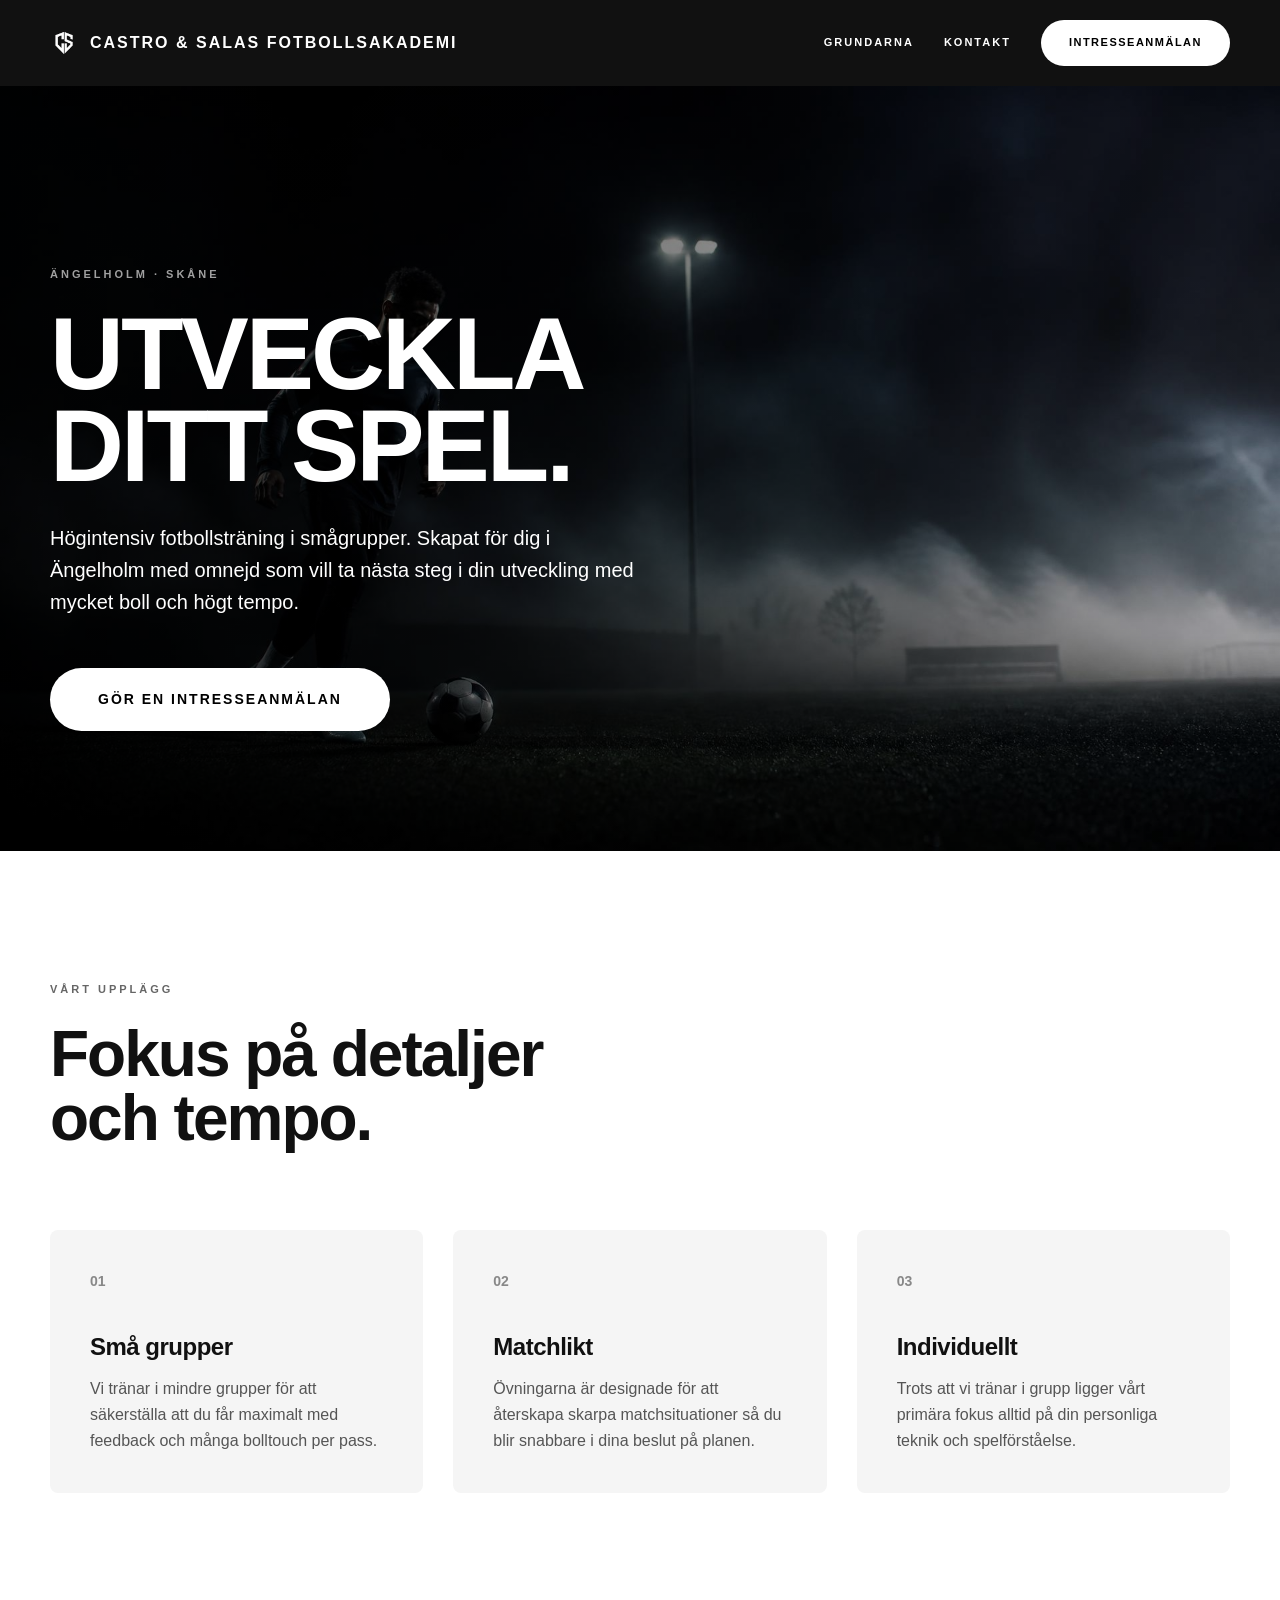
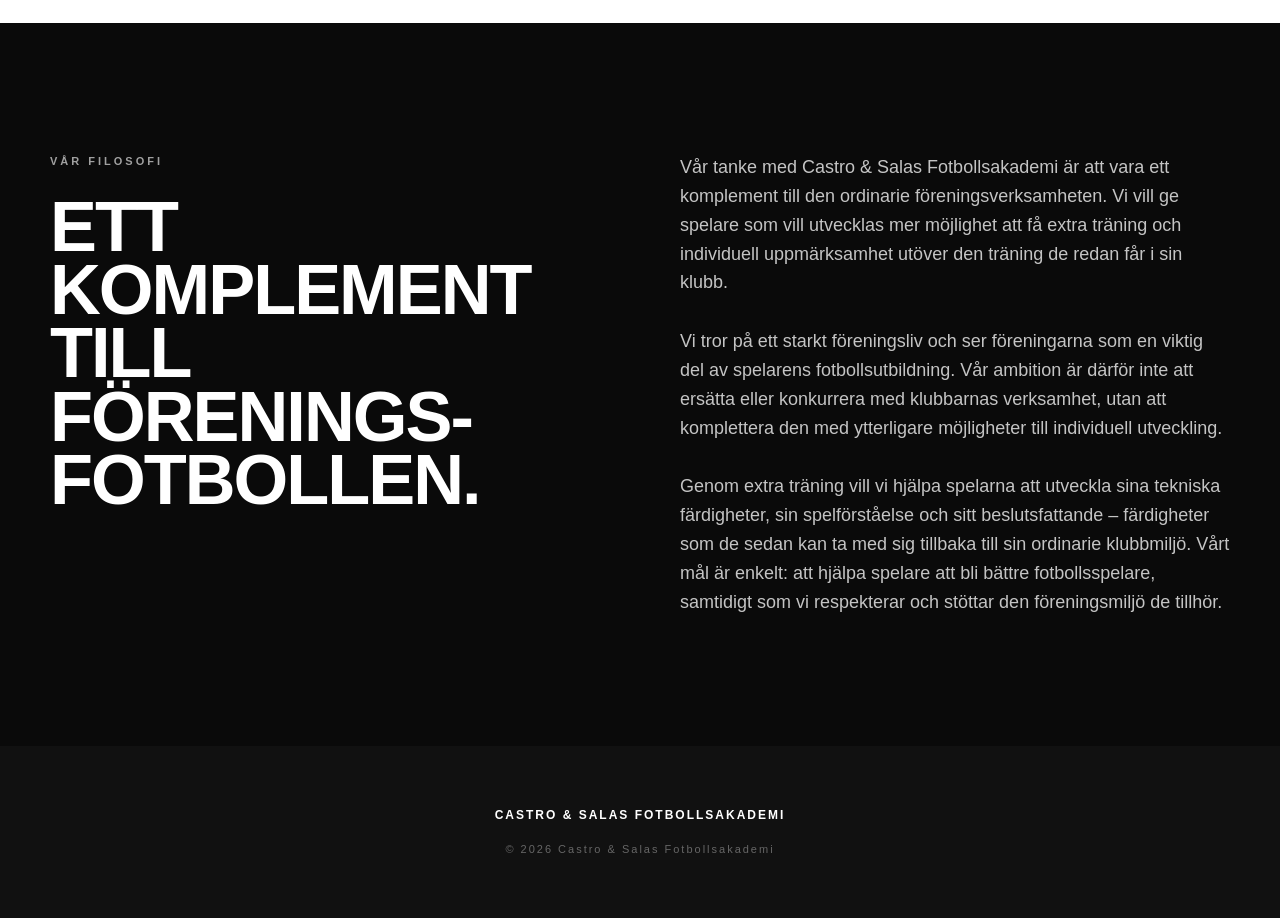
<file: index.html>
<!DOCTYPE html>
<html lang="sv">

<head>
    <meta charset="UTF-8">
    <meta name="viewport" content="width=device-width, initial-scale=1.0">
    <meta name="description" content="Castro & Salas Fotbollsakademi erbjuder högintensiv fotbollsträning i smågrupper.">
    <title>Castro & Salas Fotbollsakademi | Utveckla ditt spel</title>
    <link rel="stylesheet" href="style.css">
</head>

<body>

      <header class="site-header">
            <div class="container header-container">
                <a href="index.html" class="logo-link">
                    <img src="images/logo.png" alt="Castro & Salas Fotbollsakademi">
                    <span>CASTRO & SALAS FOTBOLLSAKADEMI</span>
                </a>
    
                <nav class="header-nav">
                    <a href="grundarna.html" class="nav-link">GRUNDARNA</a>
                    <a href="kontakt.html" class="nav-link">KONTAKT</a>
                    <a href="https://docs.google.com/forms/d/e/1FAIpQLSc4w4A6iQSpUDGN3RT-ksIbYIRlfzKItVvvnUiO37rDjqQk-A/viewform"
                        target="_blank" rel="noopener noreferrer" class="btn pill-btn">
                        INTRESSEANMÄLAN
                    </a>
                </nav>
            </div>
        </header>


    <main>
        <!-- =========================================
             HERO SECTION
        ========================================== -->
        <!-- Updated to point to your hero.jfif background image -->
        <section class="hero" style="background-image: url('images/hero.jfif');">
            
            <div class="hero-overlay"></div> 
            
            <div class="container hero-content">
                <p class="eyebrow hero-eyebrow">ÄNGELHOLM · SKÅNE</p>
                
                <h1>
                    UTVECKLA<br>
                    DITT SPEL.
                </h1>

                <p class="hero-description">
                    Högintensiv fotbollsträning i smågrupper. Skapat för dig i<br>
                    Ängelholm med omnejd som vill ta nästa steg i din utveckling med<br>
                    mycket boll och högt tempo.
                </p>

                <a href="https://docs.google.com/forms/d/e/1FAIpQLSc4w4A6iQSpUDGN3RT-ksIbYIRlfzKItVvvnUiO37rDjqQk-A/viewform"
                    target="_blank" rel="noopener noreferrer" class="btn pill-btn hero-btn">
                    GÖR EN INTRESSEANMÄLAN
                </a>
            </div>
        </section>

        <!-- =========================================
             VÅRT UPPLÄGG 
        ========================================== -->
        <section class="section upplagg">
            <div class="container">
                <p class="eyebrow dark-eyebrow">VÅRT UPPLÄGG</p>
                
                <h2>
                    Fokus på detaljer<br>
                    och tempo.
                </h2>

                <div class="cards">
                    <div class="card">
                        <span class="card-number">01</span>
                        <h3>Små grupper</h3>
                        <p>Vi tränar i mindre grupper för att säkerställa att du får maximalt med feedback och många bolltouch per pass.</p>
                    </div>
                    <div class="card">
                        <span class="card-number">02</span>
                        <h3>Matchlikt</h3>
                        <p>Övningarna är designade för att återskapa skarpa matchsituationer så du blir snabbare i dina beslut på planen.</p>
                    </div>
                    <div class="card">
                        <span class="card-number">03</span>
                        <h3>Individuellt</h3>
                        <p>Trots att vi tränar i grupp ligger vårt primära fokus alltid på din personliga teknik och spelförståelse.</p>
                    </div>
                </div>
            </div>
        </section>
        <!-- =========================================
             VÅR FILOSOFI (Svart sektion)
        ========================================== -->
        <section class="section dark-section">
            <div class="container philosophy-container">
                <div class="philosophy-title">
                    <p class="eyebrow hero-eyebrow">VÅR FILOSOFI</p>
                    <h2>
                        ETT<br>
                        KOMPLEMENT<br>
                        TILL<br>
                        FÖRENINGS-<br>
                        FOTBOLLEN.
                    </h2>
                </div>
                <div class="philosophy-content">
                    <p>Vår tanke med Castro & Salas Fotbollsakademi är att vara ett komplement till den ordinarie föreningsverksamheten. Vi vill ge spelare som vill utvecklas mer möjlighet att få extra träning och individuell uppmärksamhet utöver den träning de redan får i sin klubb.</p>
                    
                    <p>Vi tror på ett starkt föreningsliv och ser föreningarna som en viktig del av spelarens fotbollsutbildning. Vår ambition är därför inte att ersätta eller konkurrera med klubbarnas verksamhet, utan att komplettera den med ytterligare möjligheter till individuell utveckling.</p>
                    
                    <p>Genom extra träning vill vi hjälpa spelarna att utveckla sina tekniska färdigheter, sin spelförståelse och sitt beslutsfattande – färdigheter som de sedan kan ta med sig tillbaka till sin ordinarie klubbmiljö. Vårt mål är enkelt: att hjälpa spelare att bli bättre fotbollsspelare, samtidigt som vi respekterar och stöttar den föreningsmiljö de tillhör.</p>
                </div>
            </div>
        </section>
    </main>

    <!-- =========================================
         FOOTER
    ========================================== -->
    <footer>
        <div class="container footer-content">
            <p>CASTRO & SALAS FOTBOLLSAKADEMI</p>
            <p class="copyright">© 2026 Castro & Salas Fotbollsakademi</p>
        </div>
    </footer>

</body>
</html>
</file>
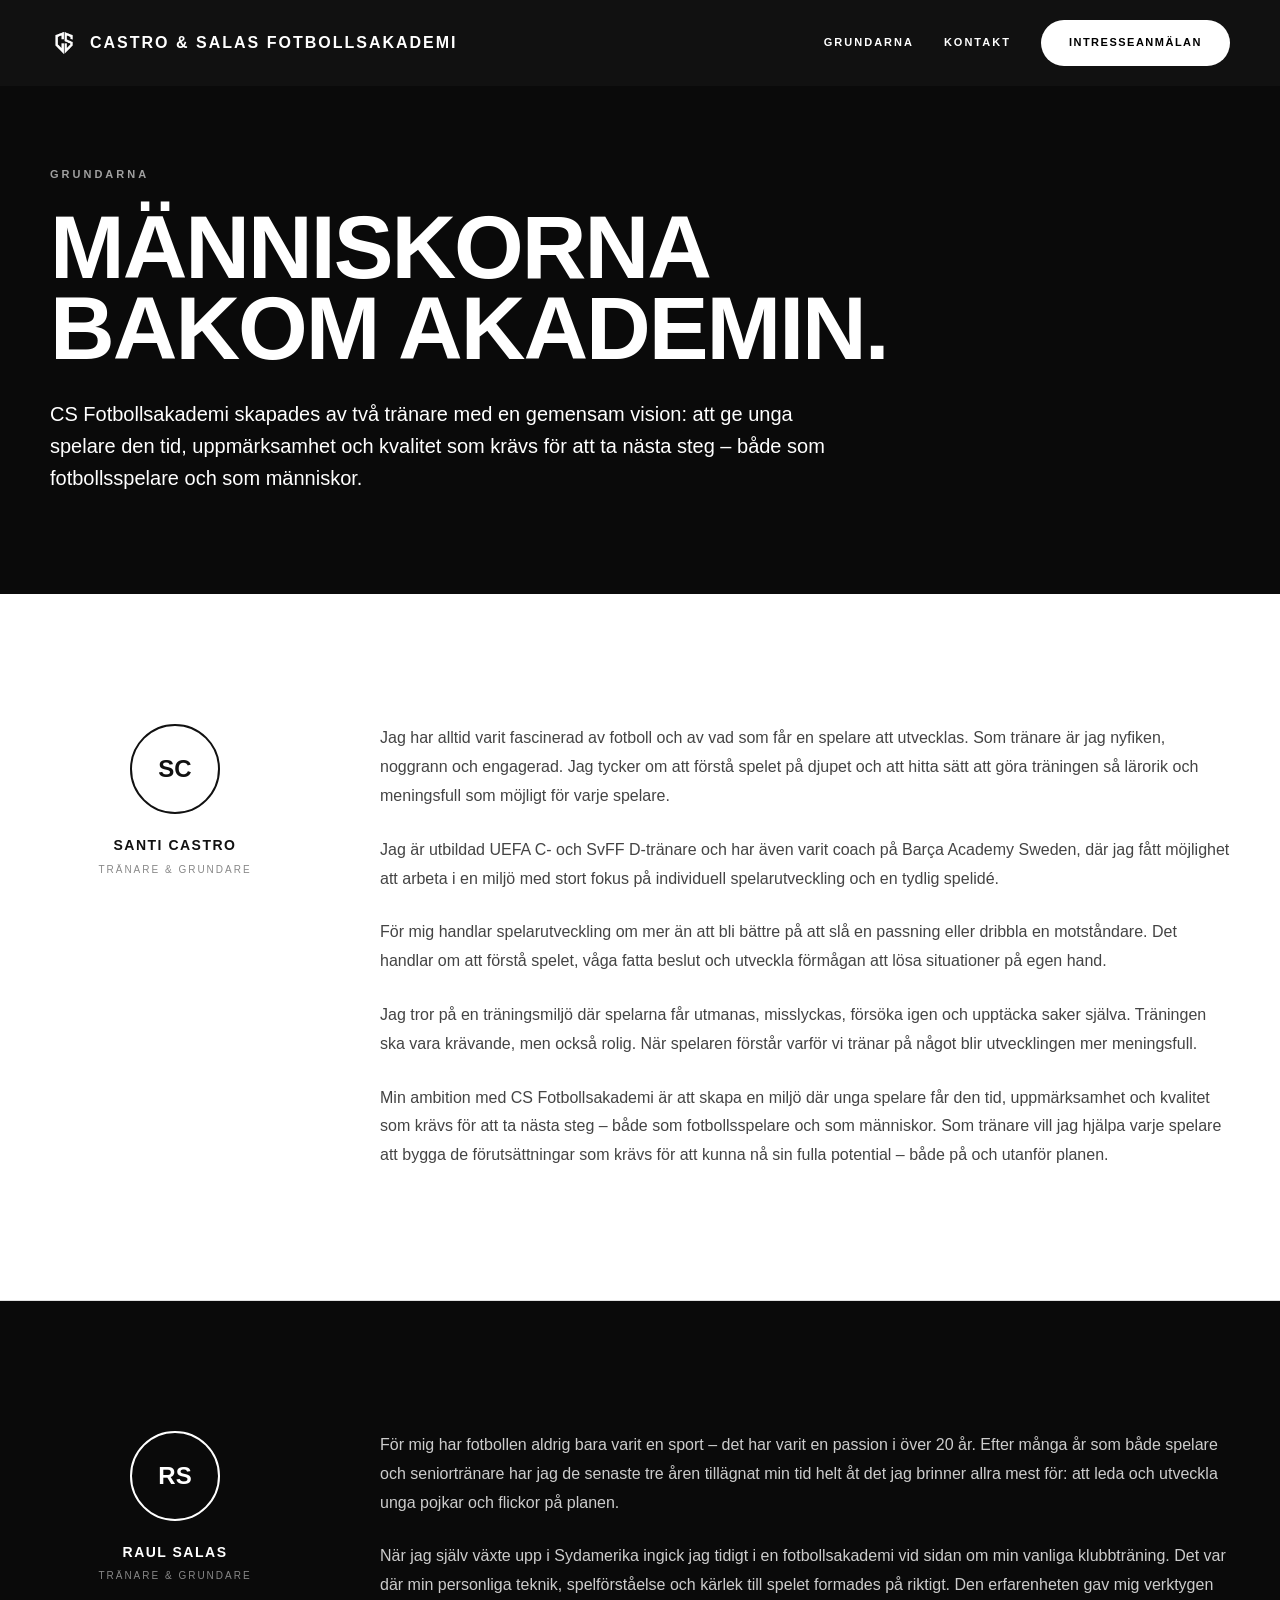
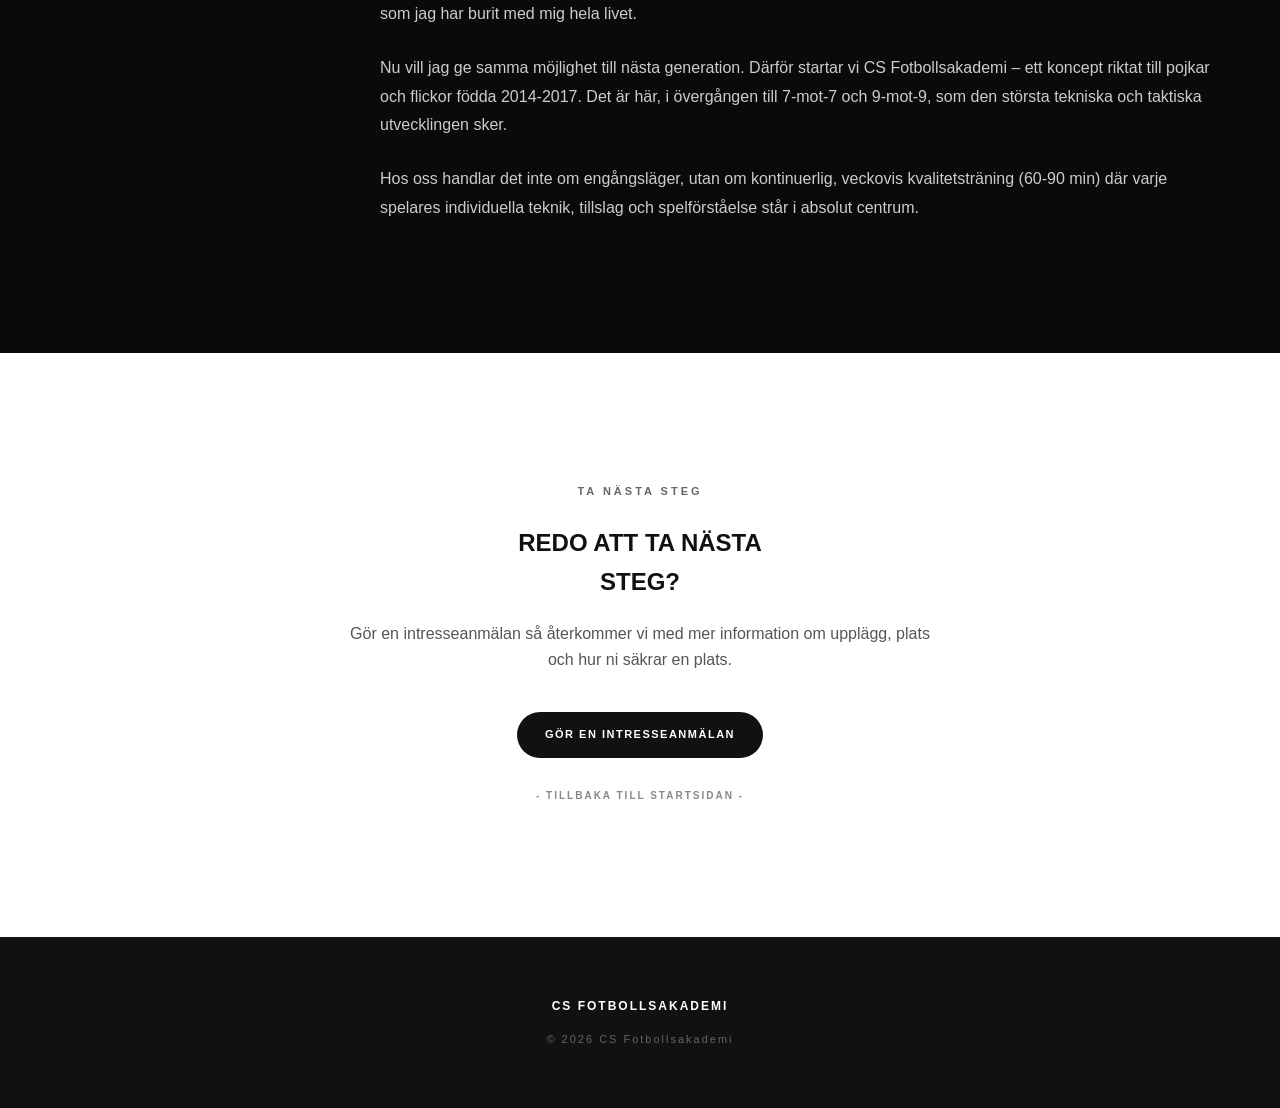
<file: grundarna.html>
<!DOCTYPE html>
<html lang="sv">

<head>
    <meta charset="UTF-8">
    <meta name="viewport" content="width=device-width, initial-scale=1.0">
    <meta name="description" content="Möt grundarna och tränarna bakom CS Fotbollsakademi.">
    <title>Grundarna | CS Fotbollsakademi</title>
    <link rel="stylesheet" href="style.css">
</head>

<body>

    <header class="site-header">
        <div class="container header-container">
            <a href="index.html" class="logo-link">
                <img src="images/logo.png" alt="Castro & Salas Fotbollsakademi">
                <span>CASTRO & SALAS FOTBOLLSAKADEMI</span>
            </a>

            <nav class="header-nav">
                <a href="grundarna.html" class="nav-link">GRUNDARNA</a>
                <a href="kontakt.html" class="nav-link">KONTAKT</a>
                <a href="https://docs.google.com/forms/d/e/1FAIpQLSc4w4A6iQSpUDGN3RT-ksIbYIRlfzKItVvvnUiO37rDjqQk-A/viewform"
                    target="_blank" rel="noopener noreferrer" class="btn pill-btn">
                    INTRESSEANMÄLAN
                </a>
            </nav>
        </div>
    </header>

    <main>
        <!-- HERO (Mindre variant för undersidor) -->
        <section class="page-hero dark-section">
            <div class="container">
                <p class="eyebrow hero-eyebrow">GRUNDARNA</p>
                <h1>MÄNNISKORNA<br>BAKOM AKADEMIN.</h1>
                <p class="hero-description" style="max-width: 800px; margin-bottom: 0;">
                    CS Fotbollsakademi skapades av två tränare med en gemensam vision: att ge unga spelare den tid, uppmärksamhet och kvalitet som krävs för att ta nästa steg – både som fotbollsspelare och som människor.
                </p>
            </div>
        </section>

        <!-- PROFIL 1: SANTI (Ljus sektion) -->
        <section class="section profile-section bg-white">
            <div class="container profile-container">
                
                <div class="profile-sidebar">
                    <div class="profile-circle">SC</div>
                    <h3 class="profile-name">SANTI CASTRO</h3>
                    <p class="profile-title">TRÄNARE & GRUNDARE</p>
                </div>

                <div class="profile-content">
                    <p>Jag har alltid varit fascinerad av fotboll och av vad som får en spelare att utvecklas. Som tränare är jag nyfiken, noggrann och engagerad. Jag tycker om att förstå spelet på djupet och att hitta sätt att göra träningen så lärorik och meningsfull som möjligt för varje spelare.</p>
                    <p>Jag är utbildad UEFA C- och SvFF D-tränare och har även varit coach på Barça Academy Sweden, där jag fått möjlighet att arbeta i en miljö med stort fokus på individuell spelarutveckling och en tydlig spelidé.</p>
                    <p>För mig handlar spelarutveckling om mer än att bli bättre på att slå en passning eller dribbla en motståndare. Det handlar om att förstå spelet, våga fatta beslut och utveckla förmågan att lösa situationer på egen hand.</p>
                    <p>Jag tror på en träningsmiljö där spelarna får utmanas, misslyckas, försöka igen och upptäcka saker själva. Träningen ska vara krävande, men också rolig. När spelaren förstår varför vi tränar på något blir utvecklingen mer meningsfull.</p>
                    <p>Min ambition med CS Fotbollsakademi är att skapa en miljö där unga spelare får den tid, uppmärksamhet och kvalitet som krävs för att ta nästa steg – både som fotbollsspelare och som människor. Som tränare vill jag hjälpa varje spelare att bygga de förutsättningar som krävs för att kunna nå sin fulla potential – både på och utanför planen.</p>
                </div>

            </div>
        </section>

        <!-- PROFIL 2: RAUL (Mörk sektion) -->
        <section class="section profile-section dark-section">
            <div class="container profile-container">
                
                <div class="profile-sidebar">
                    <div class="profile-circle">RS</div>
                    <h3 class="profile-name">RAUL SALAS</h3>
                    <p class="profile-title">TRÄNARE & GRUNDARE</p>
                </div>

                <div class="profile-content">
                    <p>För mig har fotbollen aldrig bara varit en sport – det har varit en passion i över 20 år. Efter många år som både spelare och seniortränare har jag de senaste tre åren tillägnat min tid helt åt det jag brinner allra mest för: att leda och utveckla unga pojkar och flickor på planen.</p>
                    <p>När jag själv växte upp i Sydamerika ingick jag tidigt i en fotbollsakademi vid sidan om min vanliga klubbträning. Det var där min personliga teknik, spelförståelse och kärlek till spelet formades på riktigt. Den erfarenheten gav mig verktygen som jag har burit med mig hela livet.</p>
                    <p>Nu vill jag ge samma möjlighet till nästa generation. Därför startar vi CS Fotbollsakademi – ett koncept riktat till pojkar och flickor födda 2014-2017. Det är här, i övergången till 7-mot-7 och 9-mot-9, som den största tekniska och taktiska utvecklingen sker.</p>
                    <p>Hos oss handlar det inte om engångsläger, utan om kontinuerlig, veckovis kvalitetsträning (60-90 min) där varje spelares individuella teknik, tillslag och spelförståelse står i absolut centrum.</p>
                </div>

            </div>
        </section>

        <!-- CTA AVSLUTNING (Ljus sektion) -->
        <section class="section bg-white cta-section">
            <div class="container" style="text-align: center; max-width: 600px;">
                <p class="eyebrow dark-eyebrow">TA NÄSTA STEG</p>
                <h2 style="margin-bottom: 20px;">REDO ATT TA NÄSTA<br>STEG?</h2>
                <p style="margin-bottom: 40px; color: #555;">Gör en intresseanmälan så återkommer vi med mer information om upplägg, plats och hur ni säkrar en plats.</p>
                
                <a href="https://docs.google.com/forms/d/e/1FAIpQLSc4w4A6iQSpUDGN3RT-ksIbYIRlfzKItVvvnUiO37rDjqQk-A/viewform"
                    target="_blank" rel="noopener noreferrer" class="btn pill-btn dark-btn">
                    GÖR EN INTRESSEANMÄLAN
                </a>
                
                <br>
                <a href="index.html" class="back-link">- TILLBAKA TILL STARTSIDAN -</a>
            </div>
        </section>

    </main>

    <!-- Sidfot -->
    <footer>
        <div class="container footer-content">
            <p>CS FOTBOLLSAKADEMI</p>
            <p class="copyright">© 2026 CS Fotbollsakademi</p>
        </div>
    </footer>

</body>
</html>
</file>
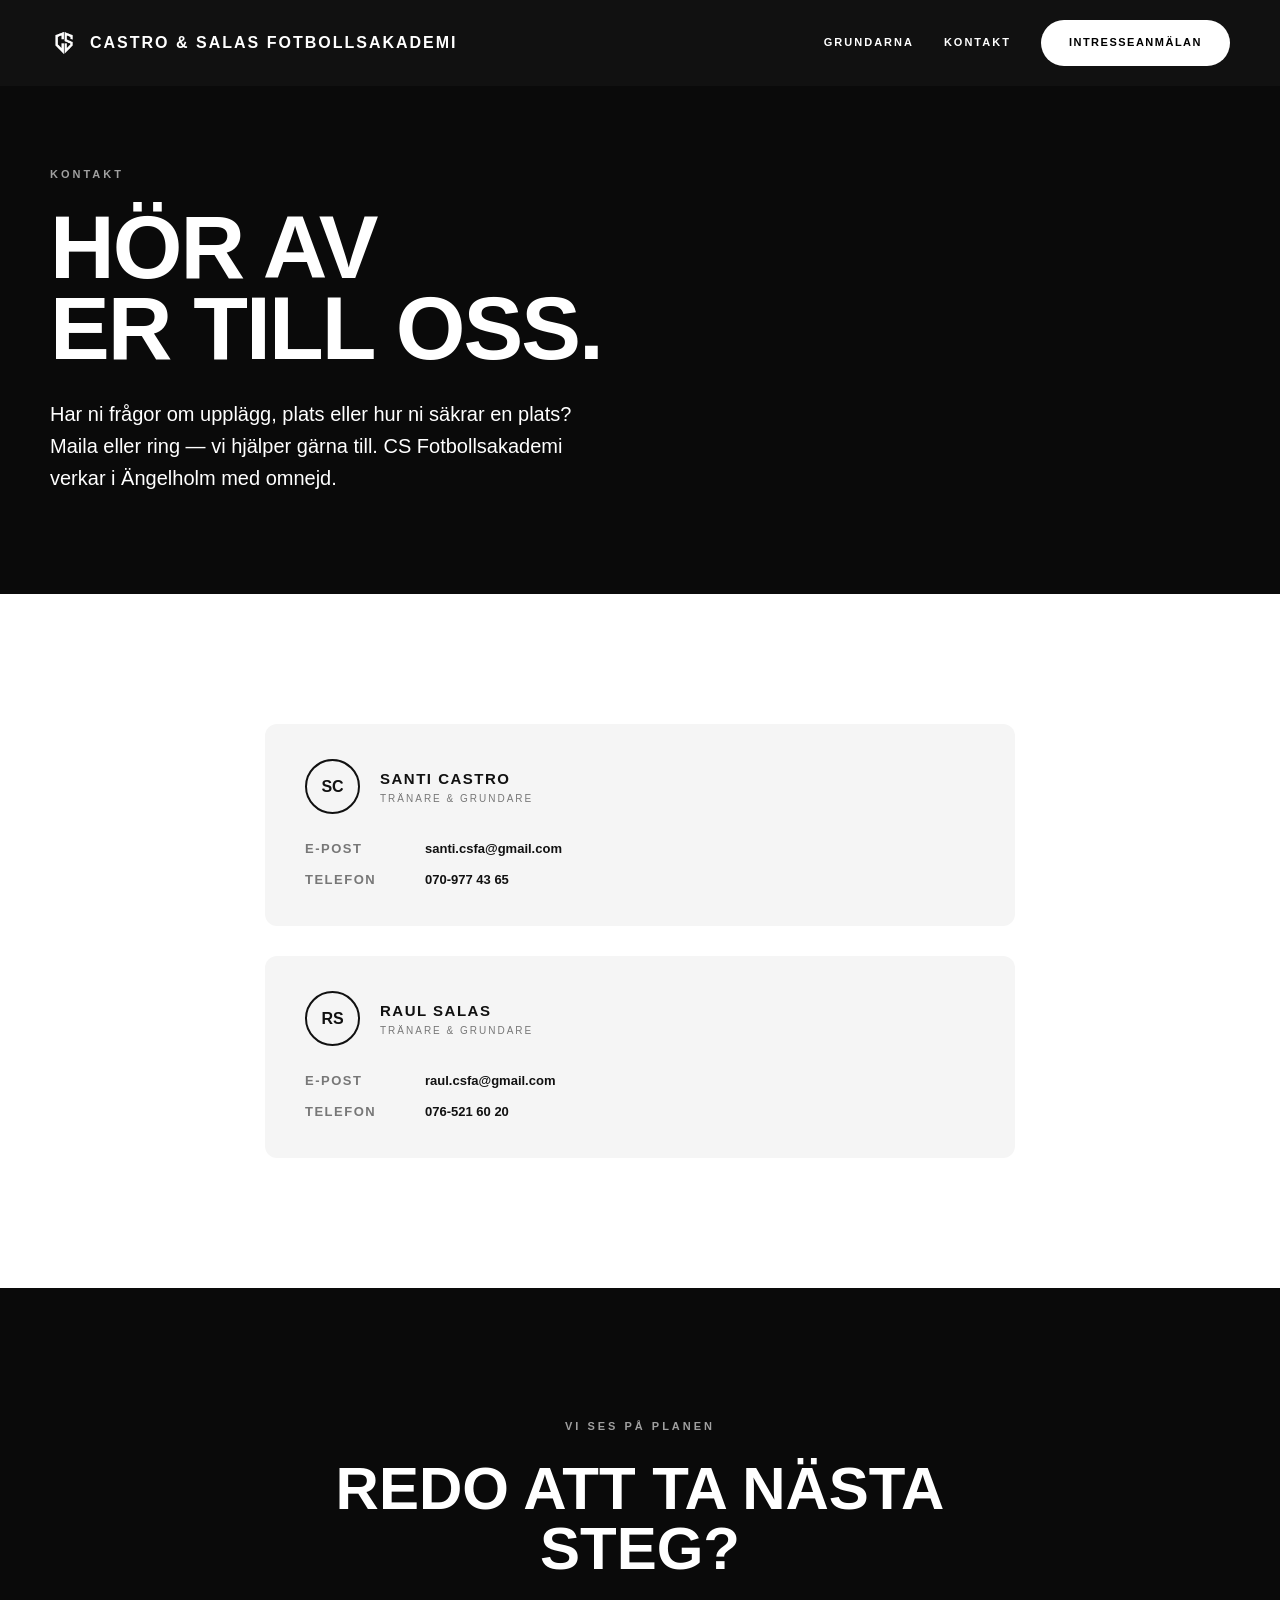
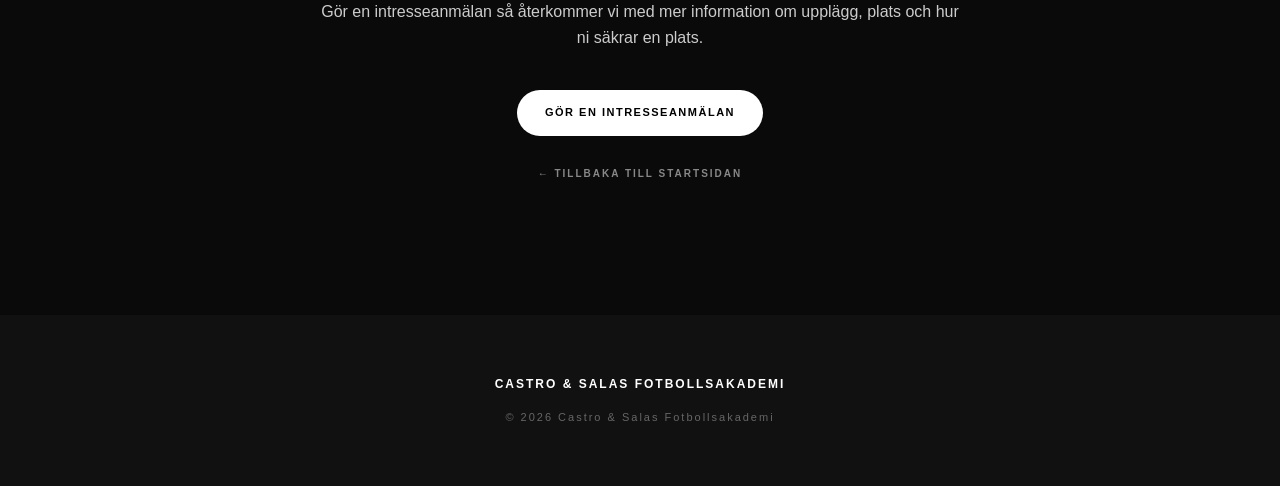
<file: kontakt.html>
<!DOCTYPE html>
<html lang="sv">

<head>
    <meta charset="UTF-8">
    <meta name="viewport" content="width=device-width, initial-scale=1.0">
    <meta name="description" content="Kontakta Castro & Salas Fotbollsakademi.">
    <title>Kontakt | Castro & Salas Fotbollsakademi</title>
    <link rel="stylesheet" href="style.css">
</head>

<body>

    <!-- Header -->
    <header class="site-header">
        <div class="container header-container">
            <a href="index.html" class="logo-link">
                <img src="images/logo.png" alt="Castro & Salas Fotbollsakademi">
                <span>CASTRO & SALAS FOTBOLLSAKADEMI</span>
            </a>

            <nav class="header-nav">
                <a href="grundarna.html" class="nav-link">GRUNDARNA</a>
                <a href="kontakt.html" class="nav-link">KONTAKT</a>
                <a href="https://docs.google.com/forms/d/e/1FAIpQLSc4w4A6iQSpUDGN3RT-ksIbYIRlfzKItVvvnUiO37rDjqQk-A/viewform"
                    target="_blank" rel="noopener noreferrer" class="btn pill-btn">
                    INTRESSEANMÄLAN
                </a>
            </nav>
        </div>
    </header>

    <main>
        <!-- HERO KONTAKT -->
        <section class="page-hero dark-section">
            <div class="container">
                <p class="eyebrow hero-eyebrow">KONTAKT</p>
                <h1>HÖR AV<br>ER TILL OSS.</h1>
                <p class="hero-description" style="max-width: 550px; margin-bottom: 0;">
                    Har ni frågor om upplägg, plats eller hur ni säkrar en plats? Maila eller ring — vi hjälper gärna till. CS Fotbollsakademi verkar i Ängelholm med omnejd.
                </p>
            </div>
        </section>

        <!-- KONTAKTKORT -->
        <section class="section bg-white">
            <div class="container contact-container">

                <!-- Santi Castro Kort -->
                <div class="contact-card">
                    <div class="contact-card-header">
                        <div class="profile-circle contact-circle">SC</div>
                        <div>
                            <h3 class="contact-name">SANTI CASTRO</h3>
                            <p class="contact-role">TRÄNARE & GRUNDARE</p>
                        </div>
                    </div>
                    <div class="contact-card-body">
                        <div class="contact-row">
                            <span class="contact-label">E-POST</span>
                            <a href="mailto:santi@csfotbollsakademi.se" class="contact-value">santi.csfa@gmail.com</a>
                        </div>
                        <div class="contact-row">
                            <span class="contact-label">TELEFON</span>
                            <a href="tel:0700000000" class="contact-value">070-977 43 65</a>
                        </div>
                    </div>
                </div>
                
                <!-- Raul Salas Kort -->
                <div class="contact-card">
                    <div class="contact-card-header">
                        <div class="profile-circle contact-circle">RS</div>
                        <div>
                            <h3 class="contact-name">RAUL SALAS</h3>
                            <p class="contact-role">TRÄNARE & GRUNDARE</p>
                        </div>
                    </div>
                    <div class="contact-card-body">
                        <div class="contact-row">
                            <span class="contact-label">E-POST</span>
                            <a href="mailto:santi@csfotbollsakademi.se" class="contact-value">raul.csfa@gmail.com</a>
                        </div>
                        <div class="contact-row">
                            <span class="contact-label">TELEFON</span>
                            <a href="tel:0700000000" class="contact-value">076-521 60 20</a>
                        </div>
                    </div>
                </div>
            </div>
        </section>

        <!-- CTA SECTION (MÖRK) -->
        <section class="section dark-section" style="text-align: center;">
            <div class="container" style="max-width: 650px; margin: 0 auto;">
                <p class="eyebrow hero-eyebrow">VI SES PÅ PLANEN</p>
                <h2 style="margin-bottom: 20px; font-size: clamp(36px, 5vw, 60px); line-height: 1;">REDO ATT TA NÄSTA<br>STEG?</h2>
                <p style="margin-bottom: 40px; color: #cccccc;">Gör en intresseanmälan så återkommer vi med mer information om upplägg, plats och hur ni säkrar en plats.</p>
                
                <a href="https://docs.google.com/forms/d/e/1FAIpQLSc4w4A6iQSpUDGN3RT-ksIbYIRlfzKItVvvnUiO37rDjqQk-A/viewform"
                    target="_blank" rel="noopener noreferrer" class="btn pill-btn">
                    GÖR EN INTRESSEANMÄLAN
                </a>
                
                <br>
                <a href="index.html" class="back-link" style="color: #888888; margin-top: 30px;">← TILLBAKA TILL STARTSIDAN</a>
            </div>
        </section>
    </main>

    <!-- Footer -->
    <footer>
        <div class="container footer-content">
            <p>CASTRO & SALAS FOTBOLLSAKADEMI</p>
            <p class="copyright">© 2026 Castro & Salas Fotbollsakademi</p>
        </div>
    </footer>

</body>
</html>
</file>
<file: style.css>
/* =========================================
   RESET & GLOBALS
========================================= */
* {
    margin: 0;
    padding: 0;
    box-sizing: border-box;
}

/* Previene cualquier desplazamiento horizontal en toda la web */
html, body {
    overflow-x: hidden;
    width: 100%;
    margin: 0;
    padding: 0;
}

html {
    scroll-behavior: smooth;
}

body {
    font-family: 'Helvetica Neue', Arial, sans-serif;
    background: #ffffff;
    color: #111111;
    line-height: 1.6;
    -webkit-font-smoothing: antialiased;
}

img {
    max-width: 100%;
    display: block;
}

/* =========================================
   CONTAINER
========================================= */
.container {
    width: min(1180px, calc(100% - 60px));
    margin: 0 auto;
}

/* =========================================
   HEADER
========================================= */
.site-header {
    background-color: #111111;
    position: relative;
    z-index: 100;
    padding: 20px 0;
}

.header-container {
    display: flex;
    align-items: center;
    justify-content: space-between;
}

.logo-link {
    display: flex;
    align-items: center;
    gap: 12px;
    text-decoration: none;
    color: white;
    font-weight: 800;
    font-size: 16px;
    letter-spacing: 2px;
}

.logo-link img {
    height: 28px;
    width: auto;
}

/* =========================================
   HEADER NAV LÄNKAR
========================================= */
.header-nav {
    display: flex;
    align-items: center;
    gap: 30px;
    margin-left: auto; /* Tvingar hela gruppen längst till höger */
}

.nav-link {
    text-decoration: none;
    color: #ffffff;
    font-size: 11px;
    font-weight: 700;
    letter-spacing: 2px;
    transition: opacity 0.2s ease;
}

.nav-link:hover {
    opacity: 0.7;
}

/* =========================================
   BUTTONS (Pill Style)
========================================= */
.btn {
    display: inline-block;
    text-decoration: none;
    font-size: 11px;
    font-weight: 700;
    letter-spacing: 1.5px;
    transition: transform 0.2s ease, opacity 0.2s ease;
    cursor: pointer;
}

.pill-btn {
    background-color: #ffffff;
    color: #000000;
    padding: 14px 28px;
    border-radius: 50px;
    text-transform: uppercase;
}

.pill-btn:hover {
    transform: translateY(-2px);
    opacity: 0.9;
}

/* =========================================
   TYPOGRAPHY
========================================= */
.eyebrow {
    font-size: 11px;
    font-weight: 700;
    letter-spacing: 3px;
    text-transform: uppercase;
    margin-bottom: 24px;
}

.hero-eyebrow {
    color: #a0a0a0;
}

.dark-eyebrow {
    color: #666666;
}

h1, h2, h3 {
    font-weight: 800;
}

/* =========================================
   HERO SECTION
========================================= */
.hero {
    min-height: 85vh;
    display: flex;
    align-items: flex-end;
    padding-bottom: 120px;
    background-color: #0a0a0a;
    background-position: center;
    background-size: cover;
    background-repeat: no-repeat;
    position: relative;
    color: white;
}

.hero-overlay {
    position: absolute;
    top: 0;
    left: 0;
    width: 100%;
    height: 100%;
    background: linear-gradient(to right, rgba(0,0,0,0.8) 0%, rgba(0,0,0,0.2) 100%);
    z-index: 1;
}

.hero-content {
    position: relative;
    z-index: 2;
}

.hero h1 {
    font-size: clamp(60px, 8vw, 130px);
    line-height: 0.9;
    letter-spacing: -3px;
    margin-bottom: 30px;
    text-transform: uppercase;
}

.hero-description {
    max-width: 700px;
    font-size: 20px;
    line-height: 1.6;
    color: #ffffff;
    margin-bottom: 50px;
    font-weight: 400;
}

.hero-btn {
    padding: 20px 48px !important;
    font-size: 14px !important;
    font-weight: 800 !important;
    letter-spacing: 2px !important;
}

/* =========================================
   VÅRT UPPLÄGG (CARDS SECTION)
========================================= */
.section {
    padding: 130px 0;
}

.upplagg h2 {
    font-size: clamp(40px, 5vw, 64px);
    line-height: 1;
    letter-spacing: -2px;
    margin-bottom: 80px;
}

.cards {
    display: grid;
    grid-template-columns: repeat(3, 1fr);
    gap: 30px;
}

.card {
    padding: 40px;
    background: #f5f5f5;
    border-radius: 8px;
    transition: transform 0.3s ease;
}

.card:hover {
    transform: translateY(-5px);
}

.card-number {
    display: block;
    color: #888888;
    font-size: 14px;
    font-weight: bold;
    margin-bottom: 40px;
}

.card h3 {
    font-size: 24px;
    line-height: 1.2;
    margin-bottom: 15px;
    letter-spacing: -0.5px;
}

.card p {
    color: #555555;
    font-size: 16px;
}

/* =========================================
   VÅR FILOSOFI (DARK SECTION)
========================================= */
.dark-section {
    background-color: #0a0a0a;
    color: #ffffff;
}

.philosophy-container {
    display: grid;
    grid-template-columns: 1fr 1fr;
    gap: 80px;
    align-items: start;
}

.philosophy-title h2 {
    font-size: clamp(45px, 5.5vw, 75px);
    line-height: 0.9;
    letter-spacing: -2px;
    text-transform: uppercase;
}

.philosophy-content p {
    font-size: 18px;
    color: #c4c4c4;
    margin-bottom: 30px;
    line-height: 1.6;
    font-weight: 400;
}

.philosophy-content p:last-child {
    margin-bottom: 0;
}

/* =========================================
   GRUNDARNA - SIDA (Hero)
========================================= */
.page-hero {
    padding: 80px 0 100px 0;
}

.page-hero h1 {
    font-size: clamp(50px, 7vw, 90px);
    line-height: 0.9;
    letter-spacing: -2px;
    margin-bottom: 30px;
}

/* =========================================
   GRUNDARNA - PROFILER
========================================= */
.bg-white {
    background-color: #ffffff;
    color: #111111;
}

.profile-section {
    border-bottom: 1px solid #e0e0e0;
}

.dark-section.profile-section {
    border-bottom: none;
}

.profile-container {
    display: grid;
    grid-template-columns: 250px 1fr;
    gap: 80px;
    align-items: start;
}

.profile-sidebar {
    display: flex;
    flex-direction: column;
    align-items: center;
    text-align: center;
}

.profile-circle {
    width: 90px;
    height: 90px;
    border-radius: 50%;
    border: 2px solid #111111;
    display: flex;
    align-items: center;
    justify-content: center;
    font-size: 24px;
    font-weight: 800;
    margin-bottom: 20px;
}

.dark-section .profile-circle {
    border-color: #ffffff;
}

.profile-name {
    font-size: 14px;
    letter-spacing: 1.5px;
    margin-bottom: 5px;
    text-transform: uppercase;
}

.profile-title {
    font-size: 10px;
    letter-spacing: 2px;
    color: #888888;
    text-transform: uppercase;
}

.profile-content p {
    font-size: 16px;
    line-height: 1.8;
    margin-bottom: 25px;
    color: inherit;
    font-weight: 400;
}

.profile-content p:last-child {
    margin-bottom: 0;
}

.bg-white .profile-content p {
    color: #444444;
}

.dark-section .profile-content p {
    color: #cccccc;
}

/* =========================================
   CTA Sektion & Knappar
========================================= */
.dark-btn {
    background-color: #111111;
    color: #ffffff;
}

.dark-btn:hover {
    background-color: #333333;
}

.back-link {
    display: inline-block;
    margin-top: 30px;
    font-size: 10px;
    font-weight: 700;
    letter-spacing: 2px;
    color: #888888;
    text-decoration: none;
    transition: color 0.2s ease;
}

.back-link:hover {
    color: #111111;
}

/* =========================================
   FOOTER
========================================= */
footer {
    background: #111111;
    color: white;
    padding: 60px 0;
    text-align: center;
}

.footer-content p {
    font-size: 12px;
    font-weight: bold;
    letter-spacing: 2px;
}

.footer-content .copyright {
    color: #666666;
    margin-top: 15px;
    font-size: 11px;
    font-weight: normal;
}
/* =========================================
   KONTAKT SIDA
========================================= */
.contact-container {
    max-width: 750px;
    display: flex;
    flex-direction: column;
    gap: 30px;
}

.contact-card {
    background-color: #f5f5f5;
    border-radius: 12px;
    padding: 35px 40px;
}

.contact-card-header {
    display: flex;
    align-items: center;
    gap: 20px;
    margin-bottom: 25px;
}

.contact-circle {
    width: 55px;
    height: 55px;
    font-size: 16px;
    margin-bottom: 0;
    border-width: 2px;
    flex-shrink: 0;
}

.contact-name {
    font-size: 15px;
    letter-spacing: 1.5px;
    text-transform: uppercase;
}

.contact-role {
    font-size: 10px;
    letter-spacing: 2px;
    color: #777777;
    text-transform: uppercase;
}

.contact-row {
    display: flex;
    gap: 30px;
    margin-bottom: 10px;
    font-size: 13px;
}

.contact-row:last-child {
    margin-bottom: 0;
}

.contact-label {
    font-weight: 700;
    letter-spacing: 1.5px;
    color: #777777;
    width: 90px;
    text-transform: uppercase;
}

.contact-value {
    color: #111111;
    font-weight: 700;
    text-decoration: none;
}

.contact-value:hover {
    text-decoration: underline;
}

.general-card {
    text-align: center;
    padding: 45px 30px;
}

.general-email {
    font-size: clamp(22px, 3.5vw, 32px);
    font-weight: 800;
    color: #111111;
    text-decoration: none;
    display: block;
    margin-bottom: 15px;
}

.general-email:hover {
    opacity: 0.8;
}

.general-text {
    color: #666666;
    font-size: 13px;
    max-width: 480px;
    margin: 0 auto;
    line-height: 1.6;
}

/* =========================================
   MOBILE RESPONSIVENESS (DEFINITIVO)
========================================= */
@media (max-width: 850px) {
    html, body {
        overflow-x: hidden;
    }

    .container {
        width: calc(100% - 30px);
        max-width: 100%;
    }

    /* HEADER */
    .site-header {
        padding: 15px 0;
    }

    .header-container {
        display: flex;
        flex-direction: column; /* Pone el logo arriba y los enlaces abajo */
        align-items: center;
        gap: 12px;
    }

    .logo-link {
        font-size: 13px;
        letter-spacing: 1.5px;
        text-align: center;
        justify-content: center;
        max-width: 100%;
    }

    .logo-link img {
        height: 22px;
    }

    .header-nav {
        margin-left: 0;
        display: flex;
        align-items: center;
        justify-content: center;
        flex-wrap: wrap;
        gap: 10px;
        width: 100%;
    }

    .nav-link {
        font-size: 10px;
        letter-spacing: 1px;
    }

    /* BOTÓN DENTRO DEL HEADER EN MÓVIL */
    .header-nav .pill-btn {
        padding: 8px 16px !important;
        font-size: 10px !important;
        letter-spacing: 1px !important;
        white-space: nowrap;
    }

    /* TÍTULOS PRINCIPALES (Evita que palabras largas como MÄNNISKORNA desborden) */
    .hero h1,
    .page-hero h1 {
        font-size: clamp(28px, 7vw, 42px) !important;
        letter-spacing: -1px;
        word-break: break-word;
        overflow-wrap: break-word;
    }

    /* HERO & SECCIONES */
    .hero {
        padding-bottom: 50px;
        min-height: auto;
    }

    .hero-content {
        padding-top: 30px;
    }

    .hero-description {
        font-size: 14px;
        margin-bottom: 30px;
    }

    .hero-btn {
        padding: 14px 28px !important;
        font-size: 12px !important;
        width: 100%;
        text-align: center;
    }

    /* ESTRUCTURA Y TARJETAS */
    .cards,
    .philosophy-container,
    .profile-container {
        grid-template-columns: 1fr;
        gap: 30px;
    }

    .upplagg h2,
    .philosophy-title h2 {
        font-size: clamp(28px, 6vw, 40px);
        margin-bottom: 30px;
    }

    .page-hero {
        padding: 30px 0 40px 0;
    }

    /* TARJETAS DE CONTACTO */
    .contact-card {
        padding: 25px 20px;
    }

    .contact-card-header {
        gap: 15px;
    }

    .contact-row {
        flex-direction: column;
        gap: 2px;
        margin-bottom: 12px;
    }

    .contact-label {
        width: auto;
    }

    .general-email {
        font-size: clamp(18px, 5vw, 24px);
        word-break: break-all;
    }
}
</file>
